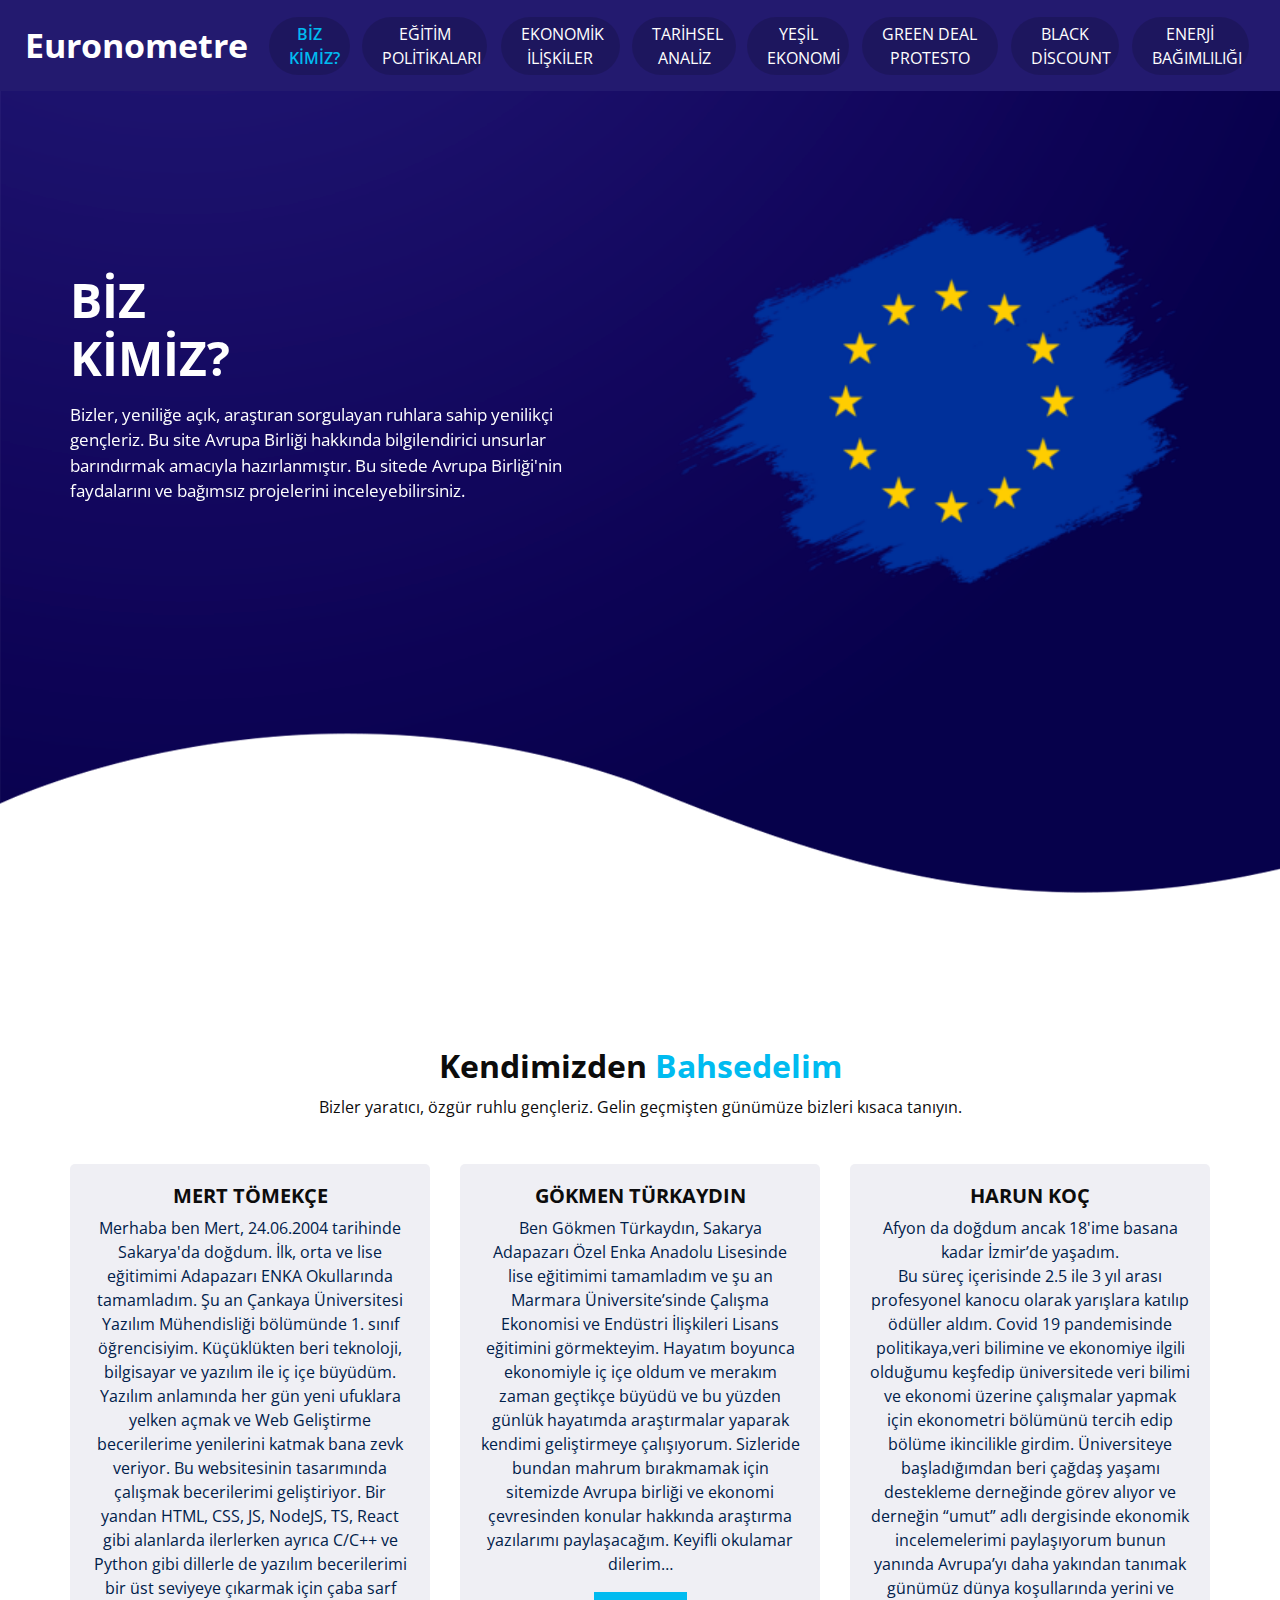
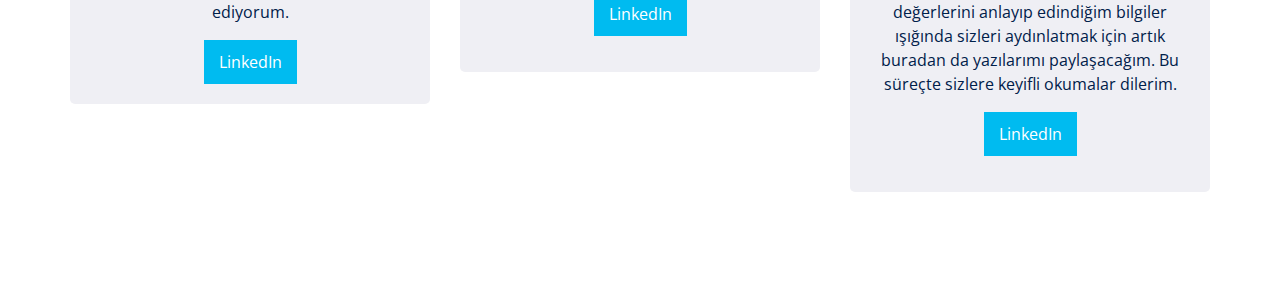
<file: Avrupa_Birliği_Site/index.html>
<!DOCTYPE html>
<html>

<head>
  <!-- Basic -->
  <meta charset="utf-8" />
  <meta http-equiv="X-UA-Compatible" content="IE=edge" />
  <!-- Mobile Metas -->
  <meta name="viewport" content="width=device-width, initial-scale=1, shrink-to-fit=no" />
  <!-- Site Metas -->
  <meta name="keywords" content="" />
  <meta name="description" content="" />
  <meta name="author" content="" />
  <link rel="shortcut icon" href="images/favicon.png" type="">

  <title> Euronometre </title>

  <!-- bootstrap core css -->
  <link rel="stylesheet" type="text/css" href="css/bootstrap.css" />

  <!-- fonts style -->
  <link href="https://fonts.googleapis.com/css2?family=Roboto:wght@400;500;700;900&display=swap" rel="stylesheet">

  <!--owl slider stylesheet -->
  <link rel="stylesheet" type="text/css" href="https://cdnjs.cloudflare.com/ajax/libs/OwlCarousel2/2.3.4/assets/owl.carousel.min.css" />

  <!-- font awesome style -->
  <link href="css/font-awesome.min.css" rel="stylesheet" />

  <!-- Custom styles for this template -->
  <link href="css/style.css" rel="stylesheet" />
  <!-- responsive style -->
  <link href="css/responsive.css" rel="stylesheet" />

</head>

<body>

  <div class="hero_area">

    <div class="hero_bg_box">
      <div class="bg_img_box">
        <img src="images/hero-bg.png" alt="">
      </div>
    </div>

    <!-- header section strats -->
    <header class="header_section">
      <div class="container-fluid">
        <nav class="navbar navbar-expand-lg custom_nav-container ">
          <a class="navbar-brand" href="index.html">
            <span>
              Euronometre
            </span>
          </a>

          <button class="navbar-toggler" type="button" data-toggle="collapse" data-target="#navbarSupportedContent" aria-controls="navbarSupportedContent" aria-expanded="false" aria-label="Toggle navigation">
            <span class=""> </span>
          </button>

          <div class="collapse navbar-collapse" id="navbarSupportedContent">
            <ul class="navbar-nav  ">
              <li class="nav-item active">
                <a class="nav-link" href="index.html">BİZ KİMİZ?<span class="sr-only">(current)</span></a>
              </li>
              <li class="nav-item">
                <a class="nav-link" href="about.html"> EĞİTİM POLİTİKALARI</a>
              </li>
              <li class="nav-item">
                <a class="nav-link" href="service.html">EKONOMİK İLİŞKİLER</a>
              </li>
              <li class="nav-item">
                <a class="nav-link" href="why.html">TARİHSEL ANALİZ</a>
              </li>
              <li class="nav-item">
                <a class="nav-link" href="team.html">YEŞİL EKONOMİ</a>
              </li>
              <li class="nav-item">
                <a class="nav-link" href="grndl.html">GREEN DEAL PROTESTO</a>
              </li>
              <li class="nav-item">
                <a class="nav-link" href="blckdc.html">BLACK DİSCOUNT</a>
              </li>
              <li class="nav-item">
                <a class="nav-link" href="energy.html">ENERJİ BAĞIMLILIĞI</a>
              </li>
              
              
              
            </ul>
          </div>
        </nav>
      </div>
    </header>
    <!-- end header section -->
    <!-- slider section -->
    <section class="slider_section ">
      <div id="customCarousel1" class="carousel slide" data-ride="carousel">
        <div class="carousel-inner">
          <div class="carousel-item active">
            <div class="container ">
              <div class="row">
                <div class="col-md-6 ">
                  <div class="detail-box">
                    <h1>
                      BİZ <br>
                      KİMİZ?
                    </h1>
                    <p>
                      Bizler, yeniliğe açık, araştıran sorgulayan ruhlara sahip yenilikçi gençleriz. Bu site Avrupa Birliği hakkında bilgilendirici unsurlar barındırmak amacıyla hazırlanmıştır. Bu sitede Avrupa Birliği'nin faydalarını ve bağımsız projelerini inceleyebilirsiniz. </p>
                    <div class="btn-box">
                      
                    </div>
                  </div>
                </div>
                <div class="col-md-6">
                  <div class="img-box">
                    <img src="images/slider-img.png" alt="">
                  </div>
                </div>
              </div>
            </div>
          </div>
          <div class="carousel-item ">
            <div class="container ">
              <div class="row">
                <div class="col-md-6 ">
                  <div class="detail-box">
                    
                    </div>
                  </div>
                </div>
                <div class="col-md-6">
                  <div class="img-box">
                    <img src="images/slider-img.png" alt="">
                  </div>
                </div>
              </div>
            </div>
          </div>
          <div class="carousel-item">
            <div class="container ">
              <div class="row">
                <div class="col-md-6 ">
                 
                </div>
                <div class="col-md-6">
                  <div class="img-box">
                    <img src="images/slider-img.png" alt="">
                  </div>
                </div>
              </div>
            </div>
          </div>
        </div>
        
      </div>

    </section>
    <!-- end slider section -->
  </div>


  <!-- service section -->

  <section class="service_section layout_padding">
    <div class="service_container">
      <div class="container ">
        <div class="heading_container heading_center">
          <h2>
            Kendimizden <span>Bahsedelim</span>
          </h2>
          <p>
            Bizler yaratıcı, özgür ruhlu gençleriz. Gelin geçmişten günümüze bizleri kısaca tanıyın. 
          </p>
        </div>
        <div class="row">
          <div class="col-md-4 ">
            <div class="box ">
              
              <div class="detail-box">
                <h5>
                  Mert TÖMEKÇE
                </h5>
                <p>
                  Merhaba ben Mert, 24.06.2004 tarihinde Sakarya'da doğdum. İlk, orta ve lise eğitimimi Adapazarı ENKA Okullarında tamamladım. Şu an Çankaya Üniversitesi Yazılım Mühendisliği bölümünde 1. sınıf öğrencisiyim. Küçüklükten beri teknoloji, bilgisayar ve yazılım ile iç içe büyüdüm. Yazılım anlamında her gün yeni ufuklara yelken açmak ve Web Geliştirme becerilerime yenilerini katmak bana zevk veriyor. Bu websitesinin tasarımında çalışmak becerilerimi geliştiriyor. Bir yandan HTML, CSS, JS, NodeJS, TS, React gibi alanlarda ilerlerken ayrıca C/C++ ve Python gibi dillerle de yazılım becerilerimi bir üst seviyeye çıkarmak için çaba sarf ediyorum.
                </p>
                <div class=""btn-box>
                  <a class = "btn1" href="https://www.linkedin.com/in/mert-tömekçe-54116024a/">
                  LinkedIn
                </a>
                </div>                
              </div>
            </div>
          </div>
          <div class="col-md-4 ">
            <div class="box ">
              
              <div class="detail-box">
                <h5>
                  Gökmen TÜRKAYDIN
                </h5>
                <p>
                  Ben Gökmen Türkaydın,
Sakarya Adapazarı Özel Enka Anadolu Lisesinde lise eğitimimi tamamladım ve şu an Marmara Üniversite’sinde Çalışma Ekonomisi ve Endüstri İlişkileri Lisans eğitimini görmekteyim. Hayatım boyunca ekonomiyle iç içe oldum ve merakım zaman geçtikçe büyüdü ve bu yüzden günlük hayatımda araştırmalar yaparak kendimi geliştirmeye çalışıyorum. Sizleride bundan mahrum bırakmamak için sitemizde Avrupa birliği ve ekonomi çevresinden konular hakkında araştırma yazılarımı paylaşacağım. Keyifli okulamar dilerim… 

<div class=""btn-box>
  <a class = "btn1" href="https://www.linkedin.com/in/gökmen-türkaydın-5446b22a2/?originalSubdomain=tr">
  LinkedIn
</a>
</div>
                </p>
                
              </div>
            </div>
          </div>
          <div class="col-md-4 ">
            <div class="box ">
              
              <div class="detail-box">
                <h5>
                  Harun KOÇ
                </h5>
                <p>
                  Afyon da doğdum ancak 18'ime basana kadar İzmir’de  yaşadım. <br> Bu süreç içerisinde 2.5 ile 3 yıl arası profesyonel kanocu olarak yarışlara katılıp ödüller aldım. Covid 19 pandemisinde politikaya,veri bilimine ve ekonomiye ilgili olduğumu keşfedip üniversitede veri bilimi ve ekonomi üzerine çalışmalar yapmak için ekonometri bölümünü tercih edip bölüme ikincilikle girdim. Üniversiteye başladığımdan beri çağdaş yaşamı destekleme derneğinde görev alıyor ve derneğin “umut” adlı dergisinde ekonomik incelemelerimi paylaşıyorum bunun yanında Avrupa’yı daha yakından tanımak günümüz dünya koşullarında yerini ve değerlerini anlayıp edindiğim bilgiler ışığında sizleri aydınlatmak için artık buradan da yazılarımı paylaşacağım. Bu süreçte sizlere keyifli okumalar dilerim.
                  <div class=""btn-box>
                    <a class = "btn1" href="https://www.linkedin.com/in/harun-ko%C3%A7-968bb82a6?utm_source=share&utm_campaign=share_via&utm_content=profile&utm_medium=android_app">
                    LinkedIn
                  </a>
                </div>
                  
                </p>
                
              </div>
            </div>
          </div>
        </div>
        
      </div>
    </div>
  </section>

  <!-- end service section -->


</body>

</html>
</file>
<file: Avrupa_Birliği_Site/css/style.css>
@import url("https://fonts.googleapis.com/css2?family=Lato:wght@400;700&family=Open+Sans:wght@300;400;600;700&display=swap");
body {
  font-family: "Open Sans", sans-serif;
  color: #0c0c0c;
  background-color: #ffffff;
  overflow-x: hidden;
}

.layout_padding {
  padding: 90px 0;
}

.layout_padding2 {
  padding: 75px 0;
}

.layout_padding2-top {
  padding-top: 75px;
}

.layout_padding2-bottom {
  padding-bottom: 75px;
}

.layout_padding-top {
  padding-top: 90px;
}

.layout_padding-bottom {
  padding-bottom: 90px;
}

#progress-bar{
  --progress: 0;
  height: 20px;
  width: var(--progress);
  background-color: rgba(21, 1, 39, 0.8);;
  position: fixed;
  z-index: 999;
}

.heading_container {
  display: -webkit-box;
  display: -ms-flexbox;
  display: flex;
  -webkit-box-orient: vertical;
  -webkit-box-direction: normal;
      -ms-flex-direction: column;
          flex-direction: column;
  -webkit-box-align: start;
      -ms-flex-align: start;
          align-items: flex-start;
          margin-top: 5%;
}

.heading_container h2 {
  position: relative;
  font-weight: bold;
  margin-bottom: 0;
}

.heading_container h2 span {
  color: #00bbf0;
}

.heading_container p {
  margin-top: 10px;
  margin-bottom: 0;
}

.heading_container.heading_center {
  -webkit-box-align: center;
      -ms-flex-align: center;
          align-items: center;
  text-align: center;
}

a,
a:hover,
a:focus {
  text-decoration: none;
}

a:hover,
a:focus {
  color: initial;
}

.btn,
.btn:focus {
  outline: none !important;
  -webkit-box-shadow: none;
          box-shadow: none;
}

/*header section*/
.hero_area {
  position: relative;
  min-height: 100vh;
  display: -webkit-box;
  display: -ms-flexbox;
  display: flex;
  -webkit-box-orient: vertical;
  -webkit-box-direction: normal;
      -ms-flex-direction: column;
          flex-direction: column;
}

.hero_area .hero_bg_box {
  position: absolute;
  top: 0;
  left: 0;
  width: 100%;
  height: 100%;
  display: -webkit-box;
  display: -ms-flexbox;
  display: flex;
  -webkit-box-pack: center;
      -ms-flex-pack: center;
          justify-content: center;
  -webkit-box-align: end;
      -ms-flex-align: end;
          align-items: flex-end;
  overflow: hidden;
  z-index: -1;
}

.hero_area .hero_bg_box .bg_img_box {
  min-width: 100%;
  min-height: 100%;
}

.hero_area .hero_bg_box img {
  min-width: 100%;
  min-height: 100%;
}

.sub_page .hero_area {
  min-height: auto;
  background: linear-gradient(130deg, #231a6f, #0f054c);
}

.sub_page .hero_area .hero_bg_box {
  display: none;
}

.header_section {
  padding: 15px 0;
  position: fixed;
  background-color: #231a6f;
  margin-bottom: 35%;
  z-index: 999;
}

.header_section .container-fluid {
  padding-right: 25px;
  padding-left: 25px;
}

.navbar-brand span {
  font-weight: bold;
  font-size: 34px;
  color: #ffffff;
}

.custom_nav-container {
  padding: 0;
  
}

.custom_nav-container .navbar-nav {
  margin-left: auto;
  margin-right: auto;
}

.custom_nav-container .navbar-nav .nav-item .nav-link {
  padding: 5px 20px;
  color: #ffffff;
  text-align: center;
  border-radius: 50px;
  -webkit-transition: all 0.3s;
  transition: all 0.3s;
  background-color: rgba(0, 0, 0, 0.15);
  margin-left: 5%;
  margin-right: 5%;
  
  
}

.custom_nav-container .navbar-nav .nav-item:hover .nav-link, .custom_nav-container .navbar-nav .nav-item.active .nav-link {
  color: #00bbf0;
}

.custom_nav-container .navbar-nav .nav-item.active .nav-link {
  font-weight: 600;
}

.custom_nav-container .nav_search-btn {
  width: 35px;
  height: 35px;
  padding: 0;
  border: none;
  color: #ffffff;
}

.custom_nav-container .nav_search-btn:hover {
  color: #00bbf0;
}

.custom_nav-container .navbar-toggler {
  outline: none;
}

.custom_nav-container .navbar-toggler {
  padding: 0;
  width: 37px;
  height: 42px;
  -webkit-transition: all 0.3s;
  transition: all 0.3s;
}

.custom_nav-container .navbar-toggler span {
  display: block;
  width: 35px;
  height: 4px;
  background-color: #ffffff;
  margin: 7px 0;
  -webkit-transition: all 0.3s;
  transition: all 0.3s;
  position: relative;
  border-radius: 5px;
  transition: all 0.3s;
}

.custom_nav-container .navbar-toggler span::before, .custom_nav-container .navbar-toggler span::after {
  content: "";
  position: absolute;
  left: 0;
  height: 100%;
  width: 100%;
  background-color: #ffffff;
  top: -10px;
  border-radius: 5px;
  -webkit-transition: all 0.3s;
  transition: all 0.3s;
}

.custom_nav-container .navbar-toggler span::after {
  top: 10px;
}

.custom_nav-container .navbar-toggler[aria-expanded="true"] {
  -webkit-transform: rotate(360deg);
          transform: rotate(360deg);
}

.custom_nav-container .navbar-toggler[aria-expanded="true"] span {
  -webkit-transform: rotate(45deg);
          transform: rotate(45deg);
}

.custom_nav-container .navbar-toggler[aria-expanded="true"] span::before, .custom_nav-container .navbar-toggler[aria-expanded="true"] span::after {
  -webkit-transform: rotate(90deg);
          transform: rotate(90deg);
  top: 0;
}

/*end header section*/
/* slider section */
.slider_section {
  -webkit-box-flex: 1;
      -ms-flex: 1;
          flex: 1;
  display: -webkit-box;
  display: -ms-flexbox;
  display: flex;
  -webkit-box-align: center;
      -ms-flex-align: center;
          align-items: center;
  position: relative;
  padding: 45px 0 145px 0;
}

.slider_section .row {
  -webkit-box-align: center;
      -ms-flex-align: center;
          align-items: center;
}

.slider_section #customCarousel1 {
  width: 100%;
  position: unset;
}

.slider_section .detail-box {
  color: #00204a;
}

.slider_section .detail-box h1 {
  font-size: 3rem;
  font-weight: bold;
  margin-bottom: 15px;
  color: #ffffff;
}

.slider_section .detail-box p {
  color: #fefefe;
  font-size: 17px;
}

.slider_section .detail-box .btn-box {
  display: -webkit-box;
  display: -ms-flexbox;
  display: flex;
  margin: 0 -5px;
  margin-top: 25px;
}

.slider_section .detail-box .btn-box a {
  margin: 5px;
  text-align: center;
  width: 165px;
}

.slider_section .detail-box .btn-box .btn1 {
  display: inline-block;
  padding: 10px 15px;
  background-color: #00bbf0;
  color: #ffffff;
  border-radius: 0;
  -webkit-transition: all 0.3s;
  transition: all 0.3s;
  border: none;
}

.btn1 {
  display: inline-block;
  padding: 10px 15px;
  background-color: #00bbf0;
  color: #ffffff;
  border-radius: 0;
  -webkit-transition: all 0.3s;
  transition: all 0.3s;
  border: none;
}

.slider_section .detail-box .btn-box .btn1:hover {
  background-color: #007fa4;
}

.slider_section .detail-box .btn-box .btn2 {
  display: inline-block;
  padding: 10px 15px;
  background-color: #000000;
  color: #ffffff;
  border-radius: 0;
  -webkit-transition: all 0.3s;
  transition: all 0.3s;
  border: none;
}

.slider_section .detail-box .btn-box .btn2:hover {
  background-color: black;
}

.slider_section .img-box {
  margin: 45px 0;
}

.slider_section .img-box img {
  width: 100%;
  -webkit-animation: upDown 5s infinite;
          animation: upDown 5s infinite;
}

@-webkit-keyframes upDown {
  0% {
    -webkit-transform: translateY(-45px);
            transform: translateY(-45px);
  }
  50% {
    -webkit-transform: translateY(45px);
            transform: translateY(45px);
  }
  100% {
    -webkit-transform: translateY(-45px);
            transform: translateY(-45px);
  }
}

@keyframes upDown {
  0% {
    -webkit-transform: translateY(-45px);
            transform: translateY(-45px);
  }
  50% {
    -webkit-transform: translateY(45px);
            transform: translateY(45px);
  }
  100% {
    -webkit-transform: translateY(-45px);
            transform: translateY(-45px);
  }
}

.slider_section .carousel-indicators {
  position: unset;
  margin: 0;
  -webkit-box-pack: center;
      -ms-flex-pack: center;
          justify-content: center;
  -webkit-box-align: center;
      -ms-flex-align: center;
          align-items: center;
}

.slider_section .carousel-indicators li {
  background-color: #ffffff;
  width: 12px;
  height: 12px;
  border-radius: 100%;
  opacity: 1;
}

.slider_section .carousel-indicators li.active {
  width: 20px;
  height: 20px;
  background-color: #00bbf0;
}

.service_section {
  position: relative;
}

.service_section .box {
  display: -webkit-box;
  display: -ms-flexbox;
  display: flex;
  -webkit-box-orient: vertical;
  -webkit-box-direction: normal;
      -ms-flex-direction: column;
          flex-direction: column;
  -webkit-box-align: center;
      -ms-flex-align: center;
          align-items: center;
  text-align: center;
  margin-top: 45px;
  background-color: #efeff4;
  padding: 20px;
  border-radius: 5px;
  
}

.service_section .box .img-box {
  display: -webkit-box;
  display: -ms-flexbox;
  display: flex;
  -webkit-box-pack: center;
      -ms-flex-pack: center;
          justify-content: center;
  -webkit-box-align: start;
      -ms-flex-align: start;
          align-items: flex-start;
  width: 125px;
  min-width: 75px;
  height: 75px;
  margin-bottom: 15px;
}

.service_section .box .img-box img {
  max-width: 100%;
  max-height: 100%;
  -webkit-transition: all 0.3s;
  transition: all 0.3s;
}

.service_section .box .detail-box h5 {
  font-weight: bold;
  text-transform: uppercase;
}

.service_section .box .detail-box p {
  color: #00204a;
  width: 100%;
  margin-left: auto;
  margin-right: auto;
  
}

.service_section .box .detail-box a:hover {
  color: #00bbf0;
}

.service_section .btn-box {
  display: -webkit-box;
  display: -ms-flexbox;
  display: flex;
  -webkit-box-pack: center;
      -ms-flex-pack: center;
          justify-content: center;
  margin-top: 45px;
}

.service_section .btn-box a {
  display: inline-block;
  padding: 10px 45px;
  background-color: #00bbf0;
  color: #ffffff;
  border-radius: 0;
  -webkit-transition: all 0.3s;
  transition: all 0.3s;
  border: none;
}

.service_section .btn-box a:hover {
  background-color: #007fa4;
}

.about_section {
  background-color: #00204a;
  color: #ffffff;
  text-align: center;
}

.about_section .heading_container {
  margin-bottom: 45px;
}

.about_section .row {
  -webkit-box-align: center;
      -ms-flex-align: center;
          align-items: center;
}


.about_section .detail-box h3 {
  font-weight: bold;
  
}

.about_section  p {
  margin-top: 5%;
  text-align: center;
  width: 100%;
}

.about_section .detail-box a {
  display: inline-block;
  padding: 10px 45px;
  background-color: #00bbf0;
  color: #ffffff;
  border-radius: 0px;
  -webkit-transition: all 0.3s;
  transition: all 0.3s;
  border: none;
  margin-top: 15px;
}

.about_section .detail-box a:hover {
  background-color: #007fa4;
}

.why_section .box {
  margin-top: 45px;
  display: -webkit-box;
  display: -ms-flexbox;
  display: flex;
  -webkit-box-orient: vertical;
  -webkit-box-direction: normal;
      -ms-flex-direction: column;
          flex-direction: column;
  -webkit-box-align: center;
      -ms-flex-align: center;
          align-items: center;
  text-align: center;
}

.why_section .box .img-box {
  margin-bottom: 20px;
  width: 120px;
  height: 120px;
  min-width: 120px;
  min-height: 120px;
  border-radius: 100%;
  border: 5px solid #00204a;
  display: -webkit-box;
  display: -ms-flexbox;
  display: flex;
  -webkit-box-pack: center;
      -ms-flex-pack: center;
          justify-content: center;
  -webkit-box-align: center;
      -ms-flex-align: center;
          align-items: center;
}

.why_section .box .img-box img {
  width: 55px;
  height: auto;
  fill: #00204a;
}

.why_section .box h5 {
  font-weight: bold;
  margin-bottom: 10px;
}

.why_section .box p {
  margin-bottom: 0;
}

.why_section .btn-box {
  display: -webkit-box;
  display: -ms-flexbox;
  display: flex;
  -webkit-box-pack: center;
      -ms-flex-pack: center;
          justify-content: center;
  margin-top: 45px;
}

.why_section .btn-box a {
  display: inline-block;
  padding: 10px 45px;
  background-color: #00bbf0;
  color: #ffffff;
  border-radius: 0;
  -webkit-transition: all 0.3s;
  transition: all 0.3s;
  border: none;
}

.why_section .btn-box a:hover {
  background-color: #007fa4;
}

/*team section */
.team_section {
  text-align: center;
  background-color: #00204a;
  color: #ffffff;
}

.team_section .heading_container {
  -webkit-box-pack: center;
      -ms-flex-pack: center;
          justify-content: center;
}

.team_section .team_container {
  padding: 0 15px;
}

.team_section .team_container .box {
  padding: 35px 0 0 0;
  border-radius: 5px;
  overflow: hidden;
  -webkit-transition: all .1s;
  transition: all .1s;
  margin-top: 45px;
  background: -webkit-gradient(linear, left top, left bottom, from(#002759), to(#002b64));
  background: linear-gradient(to bottom, #002759, #002b64);
}

.team_section .team_container .box .img-box {
  display: -webkit-box;
  display: -ms-flexbox;
  display: flex;
  -webkit-box-pack: center;
      -ms-flex-pack: center;
          justify-content: center;
  -webkit-box-align: center;
      -ms-flex-align: center;
          align-items: center;
}

.team_section .team_container .box .img-box img {
  width: 120px;
  border-radius: 100%;
  border: 5px solid #ffffff;
}

.team_section .team_container .box .detail-box {
  margin: 25px 0;
}

.team_section .team_container .box .detail-box h5 {
  color: #00bbf0;
  font-weight: 600;
  position: relative;
}

.team_section .team_container .box .social_box {
  padding: 10px 45px 20px 45px;
  display: -webkit-box;
  display: -ms-flexbox;
  display: flex;
  -webkit-box-pack: justify;
      -ms-flex-pack: justify;
          justify-content: space-between;
}

.team_section .team_container .box .social_box a {
  color: #ffffff;
  font-size: 22px;
}

.team_section .team_container .box .social_box a:hover {
  color: #00bbf0;
}

/*team section end*/
/* client section start */
.client_section .heading_container {
  margin-bottom: 30px;
}

.client_section .box {
  display: -webkit-box;
  display: -ms-flexbox;
  display: flex;
  -webkit-box-orient: vertical;
  -webkit-box-direction: normal;
      -ms-flex-direction: column;
          flex-direction: column;
  margin: 15px;
}

.client_section .box .img-box {
  position: relative;
  display: -webkit-box;
  display: -ms-flexbox;
  display: flex;
  -webkit-box-pack: center;
      -ms-flex-pack: center;
          justify-content: center;
  -webkit-box-align: center;
      -ms-flex-align: center;
          align-items: center;
  width: 100px;
  margin-bottom: -50px;
  margin-left: 25px;
  position: relative;
}

.client_section .box .img-box img {
  border-radius: 100%;
}

.client_section .box .client_id {
  display: -webkit-box;
  display: -ms-flexbox;
  display: flex;
  -webkit-box-pack: justify;
      -ms-flex-pack: justify;
          justify-content: space-between;
}

.client_section .box .client_id .client_info h6 {
  font-weight: 600;
  margin-bottom: 5px;
}

.client_section .box .client_id .client_info p {
  margin-bottom: 0;
  font-size: 15px;
  font-size: 14px;
  margin-bottom: 10px;
}

.client_section .box .detail-box {
  background-color: #ffffff;
  -webkit-box-shadow: 0 0 15px 0 rgba(0, 0, 0, 0.15);
          box-shadow: 0 0 15px 0 rgba(0, 0, 0, 0.15);
  padding: 75px 25px 25px 25px;
}

.client_section .box .detail-box i {
  color: #00204a;
  margin-bottom: 10px;
}

.client_section .owl-carousel .owl-nav {
  display: -webkit-box;
  display: -ms-flexbox;
  display: flex;
  -webkit-box-pack: center;
      -ms-flex-pack: center;
          justify-content: center;
  margin-top: 45px;
}

.client_section .owl-carousel .owl-nav .owl-prev,
.client_section .owl-carousel .owl-nav .owl-next {
  width: 55px;
  height: 55px;
  background-color: #ffffff;
  color: #000000;
  outline: none;
  bottom: 0px;
  font-size: 24px;
  -webkit-box-shadow: 0 0 5px 0 rgba(0, 0, 0, 0.25);
          box-shadow: 0 0 5px 0 rgba(0, 0, 0, 0.25);
}

.client_section .owl-carousel .owl-nav .owl-prev:hover,
.client_section .owl-carousel .owl-nav .owl-next:hover {
  color: #00204a;
}

/* client section end */
.info_section {
  background-color: #00204a;
  color: #ffffff;
  padding: 45px 0 15px 0;
}

.info_section h4 {
  font-weight: 600;
  margin-bottom: 20px;
}

.info_section .info_col {
  margin-bottom: 30px;
}

.info_section .info_contact .contact_link_box {
  display: -webkit-box;
  display: -ms-flexbox;
  display: flex;
  -webkit-box-orient: vertical;
  -webkit-box-direction: normal;
      -ms-flex-direction: column;
          flex-direction: column;
}

.info_section .info_contact .contact_link_box a {
  margin: 5px 0;
  color: #ffffff;
}

.info_section .info_contact .contact_link_box a i {
  margin-right: 5px;
}

.info_section .info_contact .contact_link_box a:hover {
  color: #00bbf0;
}

.info_section .info_social {
  display: -webkit-box;
  display: -ms-flexbox;
  display: flex;
  margin-top: 20px;
  margin-bottom: 10px;
}

.info_section .info_social a {
  display: -webkit-box;
  display: -ms-flexbox;
  display: flex;
  -webkit-box-pack: center;
      -ms-flex-pack: center;
          justify-content: center;
  -webkit-box-align: center;
      -ms-flex-align: center;
          align-items: center;
  color: #ffffff;
  border-radius: 100%;
  margin-right: 10px;
  font-size: 24px;
}

.info_section .info_social a:hover {
  color: #00bbf0;
}

.info_section .info_links {
  display: -webkit-box;
  display: -ms-flexbox;
  display: flex;
  -webkit-box-orient: vertical;
  -webkit-box-direction: normal;
      -ms-flex-direction: column;
          flex-direction: column;
  -ms-flex-wrap: wrap;
      flex-wrap: wrap;
}

.info_section .info_links a {
  display: -webkit-box;
  display: -ms-flexbox;
  display: flex;
  -webkit-box-align: center;
      -ms-flex-align: center;
          align-items: center;
  margin-bottom: 15px;
  color: #ffffff;
}

.info_section .info_links a:hover {
  color: #00bbf0;
}

.info_section form input {
  border: none;
  border-bottom: 1px solid #ffffff;
  background-color: transparent;
  width: 100%;
  height: 45px;
  color: #ffffff;
  outline: none;
}

.info_section form input::-webkit-input-placeholder {
  color: #ffffff;
}

.info_section form input:-ms-input-placeholder {
  color: #ffffff;
}

.info_section form input::-ms-input-placeholder {
  color: #ffffff;
}

.info_section form input::placeholder {
  color: #ffffff;
}

.info_section form button {
  width: 100%;
  text-align: center;
  display: inline-block;
  padding: 10px 55px;
  background-color: #00bbf0;
  color: #ffffff;
  border-radius: 0;
  -webkit-transition: all 0.3s;
  transition: all 0.3s;
  border: none;
  margin-top: 15px;
}

.info_section form button:hover {
  background-color: #007fa4;
}

/* footer section*/
.footer_section {
  position: relative;
  background-color: #ffffff;
  text-align: center;
}

.footer_section p {
  color: #00204a;
  padding: 25px 0;
  margin: 0;
}

.footer_section p a {
  color: inherit;
}
/*# sourceMappingURL=style.css.map */
</file>
<file: Avrupa_Birliği_Site/css/responsive.css>
@media (max-width: 1300px) {}

@media (max-width: 1120px) {}

@media (max-width: 992px) {
  .hero_area {
    min-height: auto;
  }

  .hero_area {
    background: linear-gradient(130deg, #231a6f, #0f054c);
  }

  .hero_area .hero_bg_box {
    display: none;
  }

  .slider_section {
    padding: 45px 0 75px 0;
  }

  .custom_nav-container .navbar-nav {
    padding-top: 15px;
    align-items: center;
  }


  .custom_nav-container .navbar-nav .nav-item .nav-link {
    padding: 5px 25px;
    margin: 5px 0;
  }


}

@media (max-width: 768px) {
  .about_section .img-box {
    margin-bottom: 45px;
  }

}

@media (max-width: 576px) {
  .header_section .header_top .contact_nav a span {
    display: none;
  }


  .client_section .client_container {
    width: 100%;
  }

  .client_section .box {
    margin: 0;
  }

  .owl-nav {
    display: flex;
    justify-content: center;
    margin-top: 45px;
  }

  .client_section .owl-carousel .owl-nav .owl-prev,
  .client_section .owl-carousel .owl-nav .owl-next {
    position: unset;
    margin: 0 2.5px;
  }
}

@media (max-width: 480px) {
  .slider_section .detail-box h1 {
    font-size: 2rem;
  }

  .track_section form {
    flex-direction: column;
    align-items: flex-start;
  }

  .track_section form input {
    width: 100%;
  }

  .track_section form button {
    padding: 10px 60px;
    margin-top: 10px;
  }
}

@media (max-width: 420px) {
  .service_section .box {
    flex-direction: column;
  }

  .service_section .box .img-box {
    justify-content: flex-start;
    margin-bottom: 15px;
  }
}

@media (max-width: 376px) {}

@media (min-width: 1200px) {
  .container {
    max-width: 1170px;
  }
}
</file>
